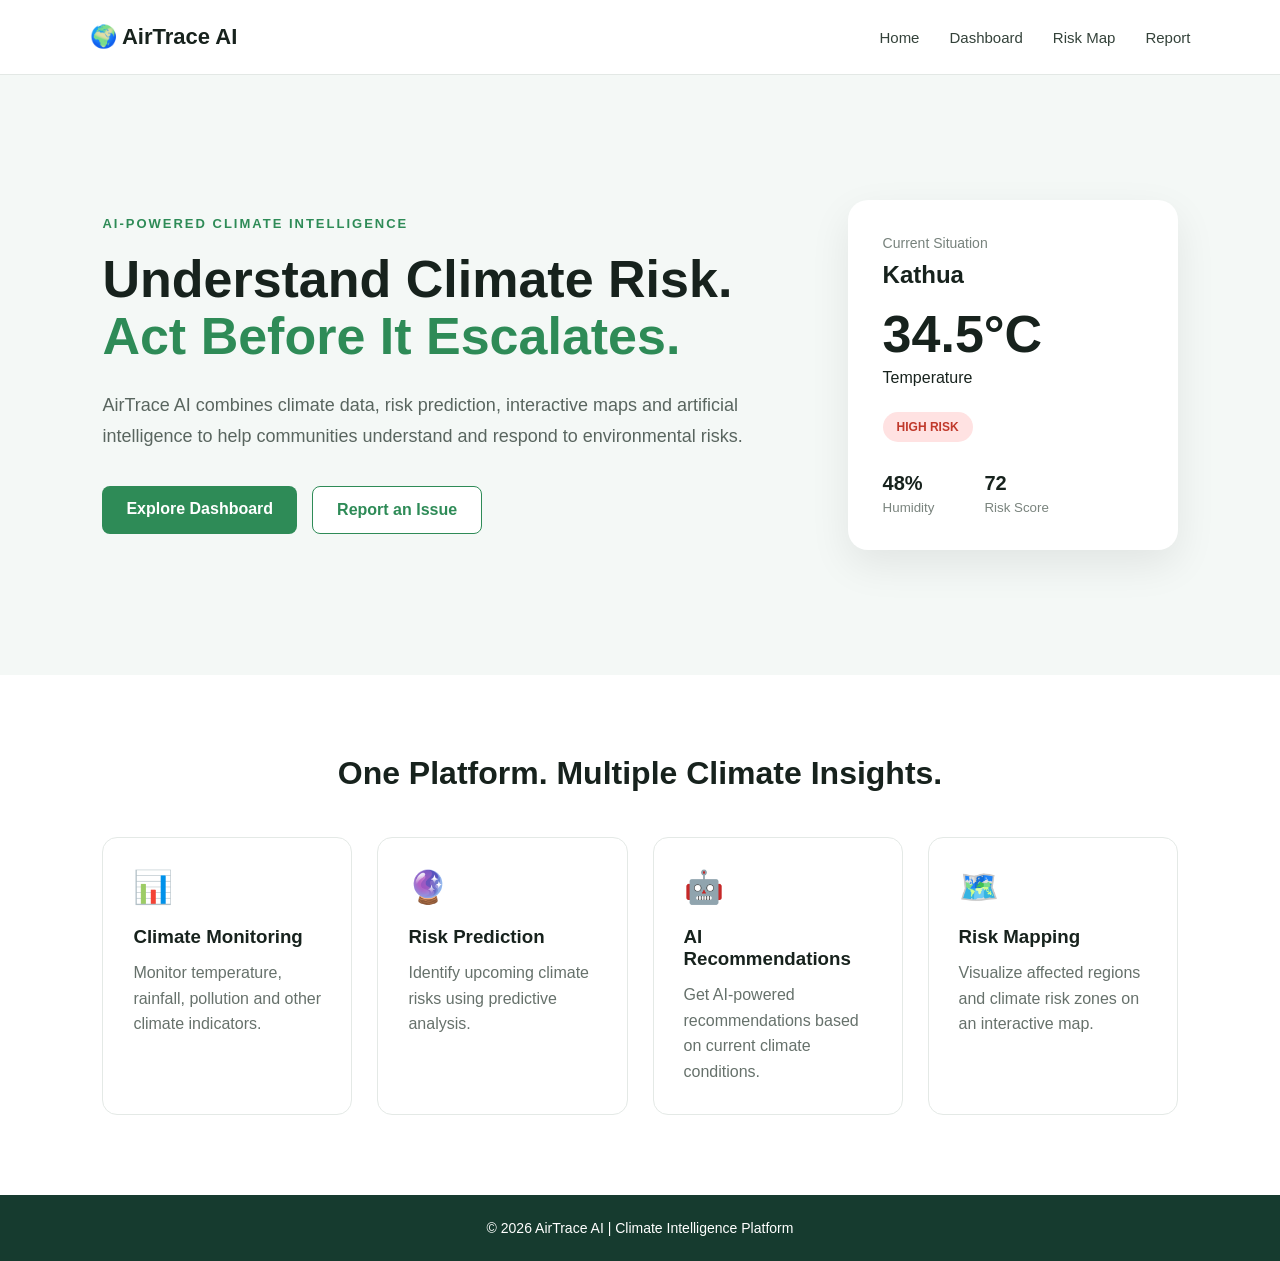
<file: frontend/index.html>
<!DOCTYPE html>
<html lang="en">

<head>
    <meta charset="UTF-8">
    <meta name="viewport" content="width=device-width, initial-scale=1.0">

    <title>AirTrace AI | Climate Intelligence</title>

    <link rel="stylesheet" href="css/style.css">
</head>

<body>

    <!-- Navigation Bar -->

    <header class="navbar">

        <div class="logo">
            🌍 AirTrace AI
        </div>

        <nav>
            <a href="index.html">Home</a>
            <a href="dashboard.html">Dashboard</a>
            <a href="map.html">Risk Map</a>
            <a href="report.html">Report</a>
        </nav>

    </header>


    <!-- Hero Section -->

    <main>

        <section class="hero">

            <div class="hero-content">

                <p class="tagline">
                    AI-POWERED CLIMATE INTELLIGENCE
                </p>

                <h1>
                    Understand Climate Risk.
                    <br>
                    <span>Act Before It Escalates.</span>
                </h1>

                <p class="description">
                    AirTrace AI combines climate data, risk prediction,
                    interactive maps and artificial intelligence to
                    help communities understand and respond to
                    environmental risks.
                </p>


                <div class="hero-buttons">

                    <a href="dashboard.html" class="primary-btn">
                        Explore Dashboard
                    </a>

                    <a href="report.html" class="secondary-btn">
                        Report an Issue
                    </a>

                </div>

            </div>


            <!-- Right Side Climate Card -->

            <div class="climate-card">

                <p>Current Situation</p>

                <h2>Kathua</h2>

                <div class="temperature">
                    34.5°C
                </div>

                <p>Temperature</p>

                <div class="risk-badge">
                    HIGH RISK
                </div>

                <div class="card-info">

                    <div>
                        <strong>48%</strong>
                        <small>Humidity</small>
                    </div>

                    <div>
                        <strong>72</strong>
                        <small>Risk Score</small>
                    </div>

                </div>

            </div>

        </section>


        <!-- Features -->

        <section class="features">

            <h2>One Platform. Multiple Climate Insights.</h2>

            <div class="feature-container">

                <div class="feature-card">

                    <div class="feature-icon">📊</div>

                    <h3>Climate Monitoring</h3>

                    <p>
                        Monitor temperature, rainfall,
                        pollution and other climate indicators.
                    </p>

                </div>


                <div class="feature-card">

                    <div class="feature-icon">🔮</div>

                    <h3>Risk Prediction</h3>

                    <p>
                        Identify upcoming climate risks
                        using predictive analysis.
                    </p>

                </div>


                <div class="feature-card">

                    <div class="feature-icon">🤖</div>

                    <h3>AI Recommendations</h3>

                    <p>
                        Get AI-powered recommendations
                        based on current climate conditions.
                    </p>

                </div>


                <div class="feature-card">

                    <div class="feature-icon">🗺️</div>

                    <h3>Risk Mapping</h3>

                    <p>
                        Visualize affected regions and
                        climate risk zones on an interactive map.
                    </p>

                </div>

            </div>

        </section>

    </main>


    <!-- Footer -->

    <footer>

        <p>
            © 2026 AirTrace AI | Climate Intelligence Platform
        </p>

    </footer>

</body>

</html>
</file>
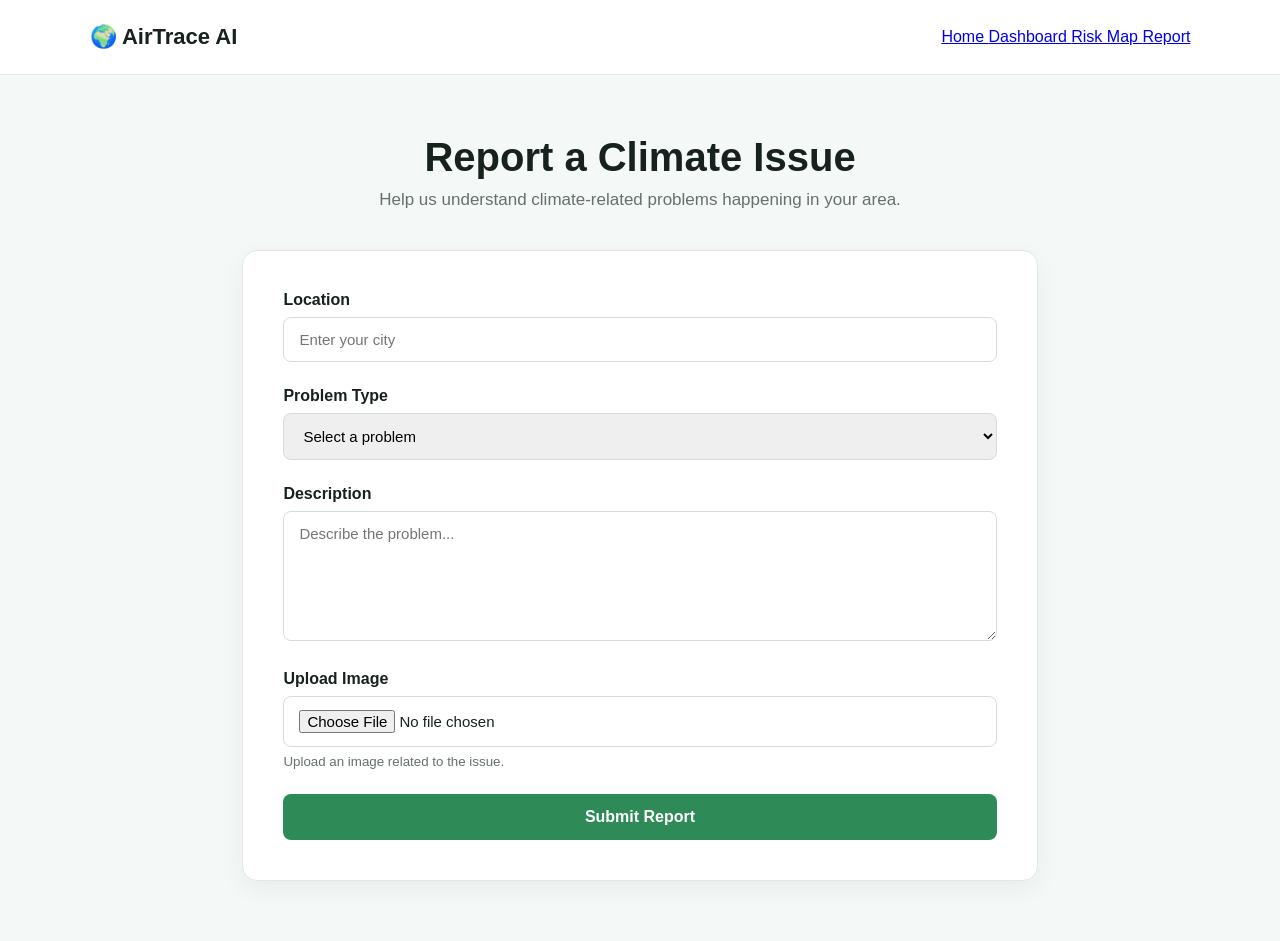
<file: frontend/report.html>
<!DOCTYPE html>
<html lang="en">

<head>

    <meta charset="UTF-8">

    <meta
        name="viewport"
        content="width=device-width, initial-scale=1.0"
    >

    <title>Report Issue | AirTrace AI</title>

    <link
        rel="stylesheet"
        href="css/style.css"
    >

</head>


<body>


    <!-- ================= NAVBAR ================= -->

    <nav class="navbar">

        <div class="logo">
            🌍 AirTrace AI
        </div>

        <div class="nav-links">

            <a href="index.html">
                Home
            </a>

            <a href="dashboard.html">
                Dashboard
            </a>

            <a href="map.html">
                Risk Map
            </a>

            <a
                href="report.html"
                class="active"
            >
                Report
            </a>

        </div>

    </nav>



    <!-- ================= MAIN ================= -->

    <main class="report-page">


        <div class="report-heading">

            <h1>
                Report a Climate Issue
            </h1>

            <p>
                Help us understand climate-related
                problems happening in your area.
            </p>

        </div>



        <!-- ================= FORM ================= -->

        <div class="report-container">

            <form id="reportForm">


                <!-- LOCATION -->

                <div class="form-group">

                    <label for="location">
                        Location
                    </label>

                    <input
                        type="text"
                        id="location"
                        placeholder="Enter your city"
                        required
                    >

                </div>



                <!-- PROBLEM -->

                <div class="form-group">

                    <label for="problem">
                        Problem Type
                    </label>

                    <select
                        id="problem"
                        required
                    >

                        <option value="">
                            Select a problem
                        </option>

                        <option value="Flood">
                            Flood
                        </option>

                        <option value="Heat">
                            Extreme Heat
                        </option>

                        <option value="Pollution">
                            Pollution
                        </option>

                        <option value="Water shortage">
                            Water Shortage
                        </option>

                        <option value="Smoke">
                            Smoke
                        </option>

                        <option value="Dust">
                            Dust
                        </option>

                        <option value="Fire">
                            Fire
                        </option>

                    </select>

                </div>



                <!-- DESCRIPTION -->

                <div class="form-group">

                    <label for="description">
                        Description
                    </label>

                    <textarea
                        id="description"
                        rows="6"
                        placeholder="Describe the problem..."
                        required
                    ></textarea>

                </div>



                <!-- IMAGE -->

                <div class="form-group">

                    <label for="image">
                        Upload Image
                    </label>

                    <input
                        type="file"
                        id="image"
                        accept="image/*"
                    >

                    <small>
                        Upload an image related to the issue.
                    </small>

                </div>



                <!-- SUBMIT -->

                <button
                    type="submit"
                    class="submit-btn"
                >
                    Submit Report
                </button>



                <!-- MESSAGE -->

                <div
                    id="successMessage"
                    class="success-message"
                    style="display: none;"
                >
                    Report submitted successfully!
                </div>


            </form>

        </div>

    </main>



    <!-- ================= JAVASCRIPT ================= -->

    <!-- API -->
    <!-- ?v=2 forces browser to load the newest api.js -->

    <script src="js/api.js?v=2"></script>

    <!-- Report form logic -->

    <script src="js/report.js"></script>


</body>

</html>
</file>
<file: frontend/css/style.css>
* {
    margin: 0;
    padding: 0;
    box-sizing: border-box;
}

body {
    font-family: Arial, sans-serif;
    background: #f4f8f6;
    color: #17221d;
}


/* NAVBAR */

.navbar {
    height: 75px;

    display: flex;
    justify-content: space-between;
    align-items: center;

    padding: 0 7%;

    background: white;

    border-bottom: 1px solid #e3e8e5;
}

.logo {
    font-size: 22px;
    font-weight: bold;
}

.navbar nav {
    display: flex;
    gap: 30px;
}

.navbar nav a {
    text-decoration: none;
    color: #34423a;
    font-size: 15px;
}

.navbar nav a:hover {
    color: #2e8b57;
}


/* HERO */

.hero {
    min-height: 600px;

    display: flex;
    justify-content: space-between;
    align-items: center;

    padding: 80px 8%;

    gap: 60px;
}

.hero-content {
    max-width: 650px;
}

.tagline {
    color: #2e8b57;
    font-size: 13px;
    font-weight: bold;
    letter-spacing: 2px;

    margin-bottom: 20px;
}

.hero h1 {
    font-size: 52px;
    line-height: 1.1;

    margin-bottom: 25px;
}

.hero h1 span {
    color: #2e8b57;
}

.description {
    font-size: 18px;
    line-height: 1.7;

    color: #59655f;

    margin-bottom: 35px;
}


/* BUTTONS */

.hero-buttons {
    display: flex;
    gap: 15px;
}

.primary-btn,
.secondary-btn {
    padding: 14px 24px;

    border-radius: 8px;

    text-decoration: none;

    font-weight: bold;
}

.primary-btn {
    background: #2e8b57;
    color: white;
}

.secondary-btn {
    border: 1px solid #2e8b57;
    color: #2e8b57;
    background: white;
}


/* CLIMATE CARD */

.climate-card {
    width: 330px;

    padding: 35px;

    background: white;

    border-radius: 20px;

    box-shadow: 0 15px 40px rgba(0, 0, 0, 0.08);
}

.climate-card > p:first-child {
    color: #77827c;
    font-size: 14px;
}

.climate-card h2 {
    margin-top: 10px;
    margin-bottom: 10px;
}

.temperature {
    font-size: 52px;
    font-weight: bold;

    margin: 15px 0 5px;
}

.risk-badge {
    display: inline-block;

    margin-top: 25px;

    padding: 8px 14px;

    border-radius: 20px;

    background: #ffe2e2;
    color: #c0392b;

    font-size: 12px;
    font-weight: bold;
}

.card-info {
    display: flex;

    gap: 50px;

    margin-top: 30px;
}

.card-info div {
    display: flex;
    flex-direction: column;
    gap: 5px;
}

.card-info strong {
    font-size: 20px;
}

.card-info small {
    color: #7a847e;
}


/* FEATURES */

.features {
    padding: 80px 8%;

    background: white;

    text-align: center;
}

.features h2 {
    font-size: 32px;

    margin-bottom: 45px;
}

.feature-container {
    display: grid;

    grid-template-columns:
        repeat(4, 1fr);

    gap: 25px;
}

.feature-card {
    padding: 30px;

    border: 1px solid #e4e9e6;

    border-radius: 15px;

    text-align: left;
}

.feature-icon {
    font-size: 32px;

    margin-bottom: 20px;
}

.feature-card h3 {
    margin-bottom: 12px;
}

.feature-card p {
    color: #66716b;

    line-height: 1.6;
}


/* FOOTER */

footer {
    text-align: center;

    padding: 25px;

    background: #163b2f;

    color: white;

    font-size: 14px;
}


/* RESPONSIVE */

@media (max-width: 900px) {

    .hero {
        flex-direction: column;

        text-align: center;
    }

    .hero-buttons {
        justify-content: center;
    }

    .feature-container {
        grid-template-columns: repeat(2, 1fr);
    }

}


@media (max-width: 600px) {

    .navbar {
        flex-direction: column;

        height: auto;

        padding: 20px;
    }

    .navbar nav {
        margin-top: 15px;

        gap: 15px;
    }

    .hero h1 {
        font-size: 38px;
    }

    .climate-card {
        width: 100%;
    }

    .feature-container {
        grid-template-columns: 1fr;
    }

}

/* DASHBOARD */

.dashboard {
    padding: 60px 8%;
    max-width: 1400px;
    margin: auto;
}

.dashboard-heading {
    display: flex;
    justify-content: space-between;
    align-items: center;

    margin-bottom: 40px;
}

.dashboard-heading h1 {
    font-size: 40px;
    margin: 10px 0;
}

.dashboard-heading p {
    color: #66716b;
}

.location {
    background: white;

    padding: 15px 20px;

    border-radius: 10px;

    border: 1px solid #e2e8e4;

    font-weight: bold;
}


/* STAT CARDS */

.stats-grid {
    display: grid;

    grid-template-columns:
        repeat(4, 1fr);

    gap: 20px;

    margin-bottom: 35px;
}

.stat-card {
    background: white;

    padding: 25px;

    border-radius: 15px;

    border: 1px solid #e2e8e4;

    box-shadow:
        0 8px 25px rgba(0, 0, 0, 0.04);
}

.stat-card p {
    color: #69756f;

    margin-bottom: 15px;
}

.stat-card h2 {
    font-size: 32px;

    margin-bottom: 8px;
}

.stat-card span {
    color: #8a948e;

    font-size: 13px;
}

.risk-card h2 {
    color: #c0392b;
}


/* DASHBOARD SECTIONS */

.dashboard-section {
    background: white;

    padding: 30px;

    border-radius: 15px;

    border: 1px solid #e2e8e4;

    margin-bottom: 25px;
}

.section-header {
    margin-bottom: 25px;
}

.section-header h2 {
    margin-bottom: 8px;
}

.section-header p {
    color: #77827c;
}

.chart-container {
    height: 350px;
}


/* AI SECTION */

.ai-section {
    display: grid;

    grid-template-columns: 1fr 1fr;

    gap: 30px;

    padding: 35px;

    background: #eaf5ef;

    border-radius: 15px;

    margin-top: 25px;

    margin-bottom: 30px;
}

.ai-section h2 {
    margin: 10px 0 15px;
}

.ai-section p {
    color: #536159;

    line-height: 1.7;
}

.recommendation-box {
    background: white;

    padding: 25px;

    border-radius: 12px;
}

.recommendation-box h3 {
    margin-bottom: 15px;
}

.recommendation-box ul {
    padding-left: 20px;
}

.recommendation-box li {
    margin-bottom: 10px;

    color: #59655f;
}


/* ACTIONS */

.dashboard-actions {
    display: flex;

    gap: 15px;

    margin-top: 25px;
}


/* RESPONSIVE DASHBOARD */

@media (max-width: 900px) {

    .stats-grid {
        grid-template-columns:
            repeat(2, 1fr);
    }

    .ai-section {
        grid-template-columns: 1fr;
    }

}


@media (max-width: 600px) {

    .dashboard {
        padding: 40px 5%;
    }

    .dashboard-heading {
        flex-direction: column;

        align-items: flex-start;

        gap: 20px;
    }

    .stats-grid {
        grid-template-columns: 1fr;
    }

    .chart-container {
        height: 280px;
    }

}
/* MAP PAGE */

.map-page {
    padding: 60px 8%;
    max-width: 1400px;
    margin: auto;
}

.map-heading {
    display: flex;

    justify-content: space-between;

    align-items: center;

    margin-bottom: 35px;
}

.map-heading h1 {
    font-size: 40px;

    margin: 10px 0;
}

.map-heading p {
    color: #66716b;
}

.map-location {
    padding: 15px 20px;

    background: white;

    border: 1px solid #e2e8e4;

    border-radius: 10px;

    font-weight: bold;
}


/* MAP */

.map-container {
    background: white;

    padding: 10px;

    border-radius: 15px;

    border: 1px solid #e2e8e4;

    box-shadow:
        0 8px 25px rgba(0, 0, 0, 0.05);
}

#map {
    width: 100%;

    height: 600px;

    border-radius: 10px;
}


/* LEGEND */

.map-legend {
    background: white;

    margin-top: 25px;

    padding: 25px;

    border-radius: 15px;

    border: 1px solid #e2e8e4;
}

.map-legend h3 {
    margin-bottom: 20px;
}

.legend-items {
    display: flex;

    gap: 30px;

    flex-wrap: wrap;
}

.legend-item {
    display: flex;

    align-items: center;

    gap: 10px;
}

.legend-color {
    width: 18px;

    height: 18px;

    border-radius: 50%;

    display: inline-block;
}

.legend-color.high {
    background: red;
}

.legend-color.medium {
    background: orange;
}

.legend-color.low {
    background: green;
}


/* INDICATORS */

.map-indicators {
    margin-top: 40px;
}

.map-indicators h2 {
    margin-bottom: 25px;
}

.indicator-grid {
    display: grid;

    grid-template-columns:
        repeat(4, 1fr);

    gap: 20px;
}

.indicator-card {
    background: white;

    padding: 25px;

    border-radius: 15px;

    border: 1px solid #e2e8e4;

    display: flex;

    align-items: center;

    gap: 15px;
}

.indicator-card > span {
    font-size: 30px;
}

.indicator-card h3 {
    margin-bottom: 5px;
}

.indicator-card p {
    color: #2e8b57;

    font-weight: bold;
}


/* MAP ACTION */

.map-action {
    text-align: center;

    margin-top: 50px;

    padding: 45px;

    background: #eaf5ef;

    border-radius: 15px;
}

.map-action h2 {
    margin-bottom: 10px;
}

.map-action p {
    color: #66716b;

    margin-bottom: 25px;
}


/* MAP RESPONSIVE */

@media (max-width: 900px) {

    .map-heading {
        flex-direction: column;

        align-items: flex-start;

        gap: 20px;
    }

    .indicator-grid {
        grid-template-columns:
            repeat(2, 1fr);
    }

}


@media (max-width: 600px) {

    .map-page {
        padding: 40px 5%;
    }

    #map {
        height: 450px;
    }

    .indicator-grid {
        grid-template-columns: 1fr;
    }

}
/* REPORT PAGE */

.report-page {
    padding: 60px 8%;
    max-width: 1000px;
    margin: auto;
}

.report-heading {
    text-align: center;
    margin-bottom: 40px;
}

.report-heading h1 {
    font-size: 40px;
    margin-bottom: 10px;
}

.report-heading p {
    color: #66716b;
    font-size: 17px;
}

.report-container {
    background: white;
    padding: 40px;
    border-radius: 15px;
    border: 1px solid #e2e8e4;
    box-shadow:
        0 8px 25px rgba(0, 0, 0, 0.05);
}

.form-group {
    margin-bottom: 25px;
}

.form-group label {
    display: block;
    font-weight: bold;
    margin-bottom: 8px;
}

.form-group input,
.form-group select,
.form-group textarea {
    width: 100%;
    padding: 13px 15px;
    border: 1px solid #d5ddd8;
    border-radius: 8px;
    font-size: 15px;
    font-family: inherit;
    box-sizing: border-box;
}

.form-group textarea {
    resize: vertical;
}

.form-group input:focus,
.form-group select:focus,
.form-group textarea:focus {
    outline: none;
    border-color: #2e8b57;
}

.form-group small {
    display: block;
    margin-top: 7px;
    color: #66716b;
}

.submit-btn {
    width: 100%;
    padding: 14px;
    border: none;
    border-radius: 8px;
    background: #2e8b57;
    color: white;
    font-size: 16px;
    font-weight: bold;
    cursor: pointer;
}

.submit-btn:hover {
    background: #247447;
}

.success-message {
    display: none;
    margin-top: 20px;
    padding: 15px;
    border-radius: 8px;
    background: #eaf5ef;
    color: #247447;
    text-align: center;
    font-weight: bold;
}

@media (max-width: 600px) {

    .report-page {
        padding: 40px 5%;
    }

    .report-heading h1 {
        font-size: 30px;
    }

    .report-container {
        padding: 25px;
    }
}
</file>
